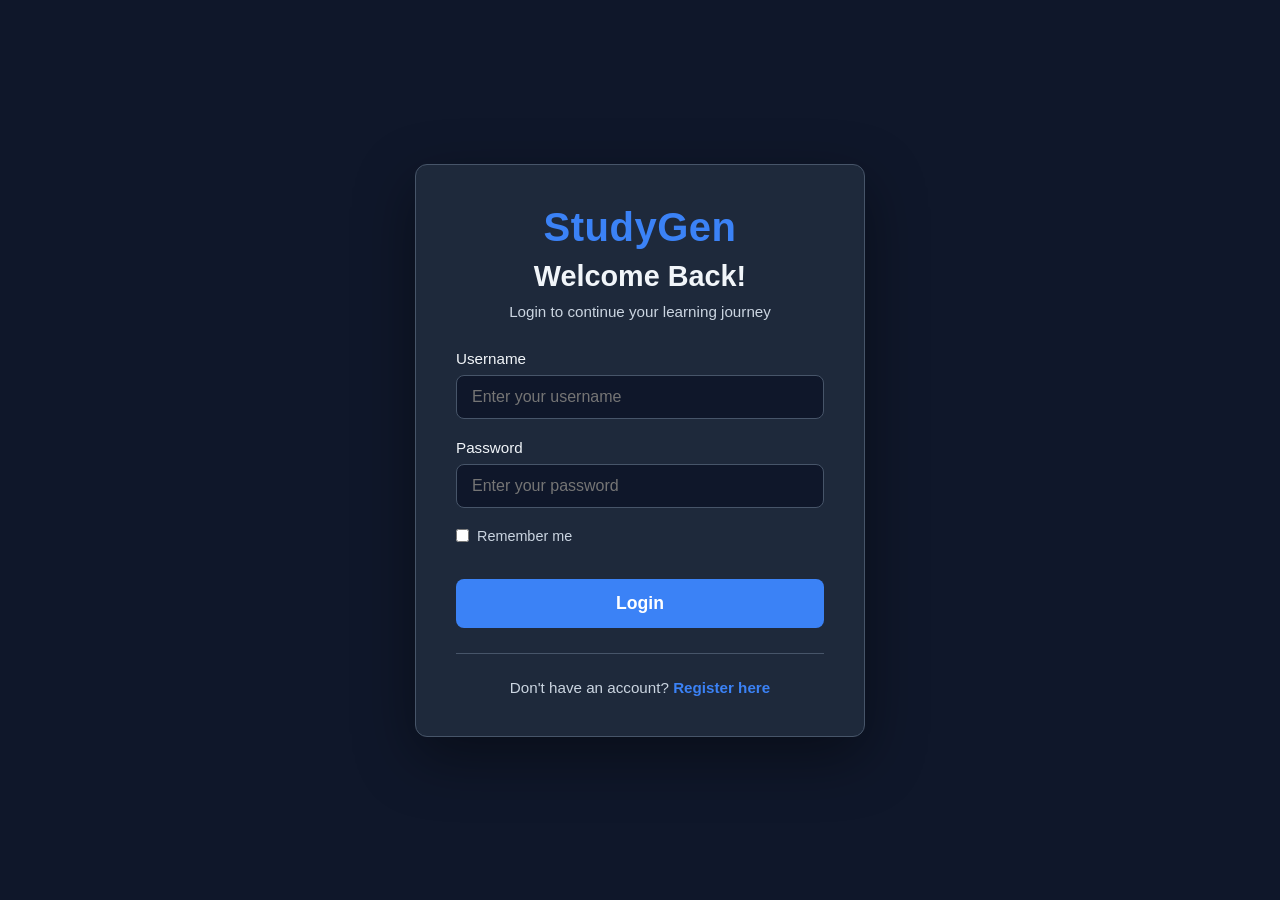
<file: App/index.html>
<!DOCTYPE html>
<html lang="en">
<head>
  <meta charset="UTF-8">
  <meta name="viewport" content="width=device-width, initial-scale=1.0">
  <title>StudyGen - Smart Study Schedule Generator</title>
  <style>
    * { margin: 0; padding: 0; box-sizing: border-box; }
    body {
      font-family: 'Arial', sans-serif;
      background: linear-gradient(135deg, #667eea 0%, #764ba2 100%);
      display: flex;
      justify-content: center;
      align-items: center;
      min-height: 100vh;
    }
  </style>
</head>
<body>
  <div style="color: white; text-align: center;">
    <h1 style="font-size: 3rem; margin-bottom: 20px;">StudyGen</h1>
    <p style="font-size: 1.2rem;">Loading...</p>
  </div>
  <script>
    window.onload = function() {
      const currentUser = localStorage.getItem('currentUser');
      if (currentUser) {
        window.location.href = 'HTML/dashboard.html';
      } else {
        window.location.href = 'HTML/login.html';
      }
    };
  </script>
</body>
</html>
</file>
<file: App/CSS/analytics.css>
/* Color Palette */
:root {
    --bg-primary: #0f172a;         /* Deep navy */
    --bg-secondary: #1e293b;       /* Dark slate */
    --bg-tertiary: #334155;        /* Medium slate */
    --accent-primary: #3b82f6;     /* Professional blue */
    --accent-secondary: #8b5cf6;   /* Complementary purple */
    --success: #10b981;            /* Green */
    --warning: #f59e0b;            /* Amber */
    --danger: #ef4444;             /* Red */
    --text-primary: #f1f5f9;       /* Light text */
    --text-secondary: #cbd5e1;     /* Muted text */
    --border-color: #475569;       /* Subtle border */
}

/* Analytics Page */
body {
  font-family: -apple-system, BlinkMacSystemFont, 'Segoe UI', 'Roboto', 'Oxygen', 'Ubuntu', 'Cantarell', sans-serif;
  background-color: var(--bg-primary);
  color: var(--text-primary);
  display: flex;
  height: 100vh;
  overflow: hidden;
}

.container {
  display: flex;
  width: 100%;
  height: 100%;
}

.sidebar {
  width: 280px;
  background-color: var(--bg-secondary);
  border-right: 1px solid var(--border-color);
  display: flex;
  flex-direction: column;
  overflow-y: auto;
  transition: all 0.3s cubic-bezier(0.4, 0, 0.2, 1);
  box-shadow: 2px 0 10px rgba(0, 0, 0, 0.2);
}

.sidebar .logo {
  font-size: 1.75rem;
  font-weight: 700;
  color: var(--accent-primary);
  padding: 24px 16px;
  text-align: center;
  border-bottom: 1px solid var(--border-color);
  letter-spacing: 0.5px;
}

.sidebar .menu {
  list-style: none;
  flex: 1;
  padding: 12px 8px;
}

.sidebar .menu li {
  margin: 4px 0;
}

.sidebar .menu a {
  display: flex;
  align-items: center;
  padding: 12px 16px;
  color: var(--text-secondary);
  text-decoration: none;
  border-radius: 8px;
  transition: all 0.2s ease;
  font-weight: 500;
  font-size: 0.95rem;
}

.sidebar .menu a:hover {
  background-color: var(--bg-tertiary);
  color: var(--accent-primary);
}

.sidebar .menu a.active {
  background-color: var(--accent-primary);
  color: white;
  font-weight: 600;
}

.analytics {
  flex: 1;
  display: flex;
  flex-direction: column;
  padding: 30px;
  overflow-y: auto;
  background-color: var(--bg-primary);
}

.analytics-header {
  margin-bottom: 30px;
}

.analytics-header h2 {
  font-size: 2.2rem;
  color: var(--accent-primary);
  margin-bottom: 8px;
  font-weight: 600;
}

.analytics-header p {
  color: var(--text-secondary);
  font-size: 1rem;
}

/* Stats Section */
.stats-section {
  background-color: var(--bg-secondary);
  padding: 25px;
  border-radius: 12px;
  margin-bottom: 25px;
  box-shadow: 0 4px 12px rgba(0, 0, 0, 0.2);
  border: 1px solid var(--border-color);
}

.stats-section h3 {
  color: var(--accent-primary);
  margin-bottom: 20px;
  font-size: 1.3rem;
  font-weight: 600;
}

.stats-container {
  display: grid;
  grid-template-columns: repeat(auto-fit, minmax(150px, 1fr));
  gap: 15px;
}

.stat-card {
  background-color: var(--bg-tertiary);
  padding: 20px;
  border-radius: 10px;
  border: 1px solid var(--border-color);
  text-align: center;
  transition: all 0.3s ease;
}

.stat-card:hover {
  border-color: var(--accent-primary);
  transform: translateY(-5px);
  box-shadow: 0 12px 24px rgba(59, 130, 246, 0.15);
}

.stat-card h4 {
  color: var(--text-secondary);
  font-size: 0.9rem;
  margin-bottom: 10px;
  text-transform: uppercase;
  letter-spacing: 1px;
}

.stat-number {
  color: var(--accent-primary);
  font-size: 2.5rem;
  font-weight: bold;
  margin: 0;
}

/* Chart Section */
.chart-section {
  background-color: var(--bg-secondary);
  padding: 25px;
  border-radius: 12px;
  margin-bottom: 25px;
  box-shadow: 0 4px 12px rgba(0, 0, 0, 0.2);
  border: 1px solid var(--border-color);
}

.chart-section h3 {
  color: var(--accent-primary);
  margin-bottom: 20px;
  font-size: 1.3rem;
  font-weight: 600;
}

.chart-wrapper {
  display: flex;
  align-items: center;
  gap: 30px;
  flex-wrap: wrap;
}

canvas {
  border-radius: 8px;
  background-color: var(--bg-tertiary);
  padding: 10px;
}

#progress-chart {
  width: 300px;
  height: 300px;
}

#time-chart {
  width: 100%;
  max-width: 500px;
  height: 300px;
}

.legend {
  display: flex;
  flex-direction: column;
  gap: 15px;
  min-width: 150px;
}

.legend-item {
  display: flex;
  align-items: center;
  gap: 10px;
  color: var(--text-primary);
  font-size: 0.95rem;
}

.legend-color {
  width: 20px;
  height: 20px;
  border-radius: 3px;
}

/* Breakdown Section */
.breakdown-section {
  background-color: var(--bg-secondary);
  padding: 25px;
  border-radius: 12px;
  box-shadow: 0 4px 12px rgba(0, 0, 0, 0.2);
  border: 1px solid var(--border-color);
}

.breakdown-section h3 {
  color: var(--accent-primary);
  margin-bottom: 20px;
  font-size: 1.3rem;
  font-weight: 600;
}

.breakdown-container {
  display: grid;
  gap: 15px;
}

.breakdown-row {
  display: grid;
  grid-template-columns: 100px 1fr 50px;
  gap: 15px;
  align-items: center;
  padding: 15px;
  background-color: var(--bg-tertiary);
  border-radius: 8px;
}

.breakdown-row > span:first-child {
  color: var(--accent-primary);
  font-weight: 500;
}

.breakdown-bar {
  background-color: var(--bg-secondary);
  height: 30px;
  border-radius: 6px;
  overflow: hidden;
}

.breakdown-progress {
  background: linear-gradient(90deg, var(--success) 0%, var(--accent-primary) 100%);
  height: 100%;
  display: flex;
  align-items: center;
  justify-content: center;
  color: white;
  font-weight: bold;
  font-size: 0.8rem;
  transition: width 0.5s ease;
}

.breakdown-row > span:last-child {
  color: var(--text-secondary);
  text-align: right;
  font-weight: 500;
}

.menu-toggle {
  display: none;
  background: none;
  border: none;
  color: #ff79c6;
  font-size: 1.5rem;
  cursor: pointer;
  padding: 10px;
  z-index: 1000;
}

@media (max-width: 768px) {
  .container {
    flex-direction: column;
  }

  .sidebar {
    width: 100%;
    height: auto;
    max-height: 0;
    overflow: hidden;
    position: absolute;
    top: 50px;
    left: 0;
    right: 0;
    z-index: 999;
    transition: max-height 0.3s ease;
  }

  .sidebar.active {
    max-height: 400px;
    box-shadow: 0 4px 8px rgba(0, 0, 0, 0.3);
  }

  .menu-toggle {
    display: block;
  }

  .analytics {
    padding: 15px;
    flex: 1;
  }

  .analytics-header h2 {
    font-size: 1.8rem;
  }

  .chart-wrapper {
    flex-direction: column;
    gap: 15px;
  }

  #progress-chart {
    width: 100%;
    max-width: 250px;
    height: 250px;
  }

  #time-chart {
    max-width: 100%;
    height: 250px;
  }

  .stats-container {
    grid-template-columns: repeat(2, 1fr);
  }

  .breakdown-row {
    grid-template-columns: 80px 1fr 40px;
    padding: 10px;
  }
}

@media (max-width: 480px) {
  .stats-container {
    grid-template-columns: 1fr;
  }

  .breakdown-row {
    grid-template-columns: 1fr;
    gap: 8px;
  }

  .breakdown-row > span {
    text-align: left;
  }
}
</file>
<file: App/CSS/style.css>
/* ===================================
   STUDYGEN - PROFESSIONAL DARK THEME
   =================================== */

/* Color Palette */
:root {
    --bg-primary: #0f172a;         /* Deep navy */
    --bg-secondary: #1e293b;       /* Dark slate */
    --bg-tertiary: #334155;        /* Medium slate */
    --accent-primary: #3b82f6;     /* Professional blue */
    --accent-secondary: #8b5cf6;   /* Complementary purple */
    --success: #10b981;            /* Green */
    --warning: #f59e0b;            /* Amber */
    --danger: #ef4444;             /* Red */
    --text-primary: #f1f5f9;       /* Light text */
    --text-secondary: #cbd5e1;     /* Muted text */
    --border-color: #475569;       /* Subtle border */
}

/* ===================================
   GLOBAL STYLES
   =================================== */

* {
    margin: 0;
    padding: 0;
    box-sizing: border-box;
}

html {
    scroll-behavior: smooth;
}

body {
    font-family: -apple-system, BlinkMacSystemFont, 'Segoe UI', 'Roboto', 'Oxygen', 'Ubuntu', 'Cantarell', sans-serif;
    background-color: var(--bg-primary);
    color: var(--text-primary);
    display: flex;
    height: 100vh;
    overflow: hidden;
    line-height: 1.6;
}

/* ===================================
   CONTAINER & LAYOUT
   =================================== */

.container {
    display: flex;
    width: 100%;
    height: 100%;
}

/* ===================================
   SIDEBAR
   =================================== */

.sidebar {
    width: 280px;
    background-color: var(--bg-secondary);
    border-right: 1px solid var(--border-color);
    display: flex;
    flex-direction: column;
    overflow-y: auto;
    transition: all 0.3s cubic-bezier(0.4, 0, 0.2, 1);
    box-shadow: 2px 0 10px rgba(0, 0, 0, 0.2);
}

/* Logo */
.sidebar .logo {
    font-size: 1.75rem;
    font-weight: 700;
    color: var(--accent-primary);
    padding: 24px 16px;
    text-align: center;
    border-bottom: 1px solid var(--border-color);
    letter-spacing: 0.5px;
}

/* Menu */
.sidebar .menu {
    list-style: none;
    flex: 1;
    padding: 12px 8px;
}

.sidebar .menu li {
    margin: 4px 0;
}

.sidebar .menu a {
    display: flex;
    align-items: center;
    padding: 12px 16px;
    color: var(--text-secondary);
    text-decoration: none;
    border-radius: 8px;
    transition: all 0.2s ease;
    font-weight: 500;
    font-size: 0.95rem;
    position: relative;
}

.sidebar .menu a:hover {
    background-color: rgba(59, 130, 246, 0.1);
    color: var(--text-primary);
    transform: translateX(4px);
}

.sidebar .menu a.active {
    background: linear-gradient(135deg, var(--accent-primary), var(--accent-secondary));
    color: white;
    box-shadow: 0 4px 12px rgba(59, 130, 246, 0.3);
}

/* ===================================
   DASHBOARD MAIN
   =================================== */

.dashboard {
    flex: 1;
    display: flex;
    flex-direction: column;
    padding: 30px;
    overflow-y: auto;
    background-color: var(--bg-primary);
}

/* Dashboard Header */
.dashboard-header {
    padding-top: 10px;   /* restores breathing room removed by the global * reset */
    margin-bottom: 30px;
}

.dashboard-header h2 {
    font-size: 2.2rem;
    color: var(--accent-primary);
    margin-bottom: 8px;
    font-weight: 600;
}

.dashboard-header p {
    color: var(--text-secondary);
    font-size: 1rem;
}

/* ===================================
   SECTIONS & CARDS
   =================================== */

.dashboard section {
    background-color: var(--bg-secondary);
    margin-bottom: 25px;
    padding: 25px;
    border-radius: 12px;
    border: 1px solid var(--border-color);
    box-shadow: 0 4px 12px rgba(0, 0, 0, 0.2);
    transition: all 0.3s ease;
}

.dashboard section:hover {
    border-color: rgba(59, 130, 246, 0.2);
    box-shadow: 0 8px 24px rgba(59, 130, 246, 0.1);
}

.dashboard section h3 {
    color: var(--accent-primary);
    font-size: 1.3rem;
    margin-bottom: 20px;
    font-weight: 600;
}

/* ===================================
   SECTION HEADER (for Sort Controls)
   =================================== */

.section-header {
    display: flex;
    justify-content: space-between;
    align-items: center;
    gap: 16px;
    flex-wrap: wrap;
    margin-bottom: 20px;
}

.section-header h3 {
    margin: 0;
    flex: 1;
    min-width: 150px;
}

/* ===================================
   DROPDOWN & SELECT
   =================================== */

.sort-select {
    padding: 8px 12px;
    background-color: var(--bg-tertiary);
    border: 1.5px solid var(--border-color);
    border-radius: 6px;
    color: var(--text-primary);
    font-size: 0.9rem;
    cursor: pointer;
    transition: all 0.2s ease;
    font-family: inherit;
    font-weight: 500;
}

.sort-select:hover {
    border-color: var(--accent-primary);
    background-color: rgba(59, 130, 246, 0.05);
}

.sort-select:focus {
    outline: none;
    border-color: var(--accent-primary);
    box-shadow: 0 0 0 3px rgba(59, 130, 246, 0.1);
}

.sort-select option {
    background-color: var(--bg-secondary);
    color: var(--text-primary);
    padding: 8px;
}

/* ===================================
   TASKS LIST
   =================================== */

.dashboard-tasks,
.tasks ul {
    list-style: none;
}

.task-item,
.task-item-dashboard,
.tasks ul li {
    background-color: var(--bg-tertiary);
    padding: 14px;
    margin-bottom: 10px;
    border-radius: 8px;
    border-left: 3px solid var(--accent-primary);
    transition: all 0.2s ease;
    cursor: pointer;
}

.task-item:hover,
.task-item-dashboard:hover,
.tasks ul li:hover {
    background-color: rgba(59, 130, 246, 0.1);
    border-left-color: var(--accent-secondary);
    transform: translateX(4px);
}

.task-item.completed,
.task-item-dashboard.completed {
    opacity: 0.6;
    border-left-color: var(--success);
}

.task-item.completed .task-title,
.task-item-dashboard.completed .task-title {
    text-decoration: line-through;
    color: var(--text-secondary);
}

/* Task Layout */
.task-item-dashboard {
    display: flex;
    align-items: center;
    gap: 12px;
}

.task-item-dashboard input[type="checkbox"] {
    width: 18px;
    height: 18px;
    cursor: pointer;
    accent-color: var(--accent-primary);
}

.task-item-dashboard .task-title {
    flex: 1;
    font-weight: 500;
    color: var(--text-primary);
}

.task-header {
    display: flex;
    justify-content: space-between;
    align-items: center;
    margin-bottom: 8px;
    gap: 12px;
    flex-wrap: wrap;
}

.task-subject {
    color: var(--text-secondary);
    font-size: 0.85rem;
    background-color: rgba(139, 92, 246, 0.1);
    padding: 2px 8px;
    border-radius: 4px;
    display: inline-block;
}

.task-date {
    color: var(--accent-secondary);
    font-size: 0.85rem;
    font-weight: 500;
}

/* Priority Badges */
.task-priority {
    padding: 3px 8px;
    border-radius: 4px;
    font-size: 0.75rem;
    font-weight: 600;
    text-transform: uppercase;
    letter-spacing: 0.5px;
}

.priority-high {
    background-color: rgba(239, 68, 68, 0.15);
    color: #fca5a5;
}

.priority-medium {
    background-color: rgba(245, 158, 11, 0.15);
    color: #fcd34d;
}

.priority-low {
    background-color: rgba(16, 185, 129, 0.15);
    color: #6ee7b7;
}

.task-status {
    font-size: 0.75rem;
    padding: 4px 10px;
    background-color: var(--success);
    color: white;
    border-radius: 4px;
    font-weight: 600;
    text-transform: uppercase;
    letter-spacing: 0.5px;
}

/* ===================================
   PROGRESS BARS
   =================================== */

.progress-bar-container {
    background-color: var(--bg-tertiary);
    height: 28px;
    border-radius: 8px;
    overflow: hidden;
    margin: 12px 0;
    border: 1px solid var(--border-color);
}

.progress-bar {
    background: linear-gradient(90deg, var(--accent-primary) 0%, var(--accent-secondary) 100%);
    height: 100%;
    display: flex;
    align-items: center;
    justify-content: center;
    color: white;
    font-weight: 600;
    font-size: 0.85rem;
    transition: width 0.4s cubic-bezier(0.4, 0, 0.2, 1);
    min-width: 40px;
    box-shadow: inset 0 2px 4px rgba(0, 0, 0, 0.1);
}

.progress-text {
    color: var(--text-secondary);
    font-size: 0.9rem;
    margin-top: 8px;
}

/* ===================================
   SUBJECT PROGRESS
   =================================== */

.subject-progress {
    background-color: var(--bg-secondary);
    margin-bottom: 25px;
    padding: 25px;
    border-radius: 12px;
    border: 1px solid var(--border-color);
    box-shadow: 0 4px 12px rgba(0, 0, 0, 0.2);
}

.subject-progress h3 {
    color: var(--accent-primary);
    font-size: 1.3rem;
    margin-bottom: 20px;
    font-weight: 600;
}

.subject-progress-item {
    background-color: var(--bg-tertiary);
    padding: 14px;
    border-radius: 8px;
    margin-bottom: 12px;
    border: 1px solid var(--border-color);
    transition: all 0.2s ease;
}

.subject-progress-item:hover {
    background-color: rgba(59, 130, 246, 0.05);
    border-color: var(--accent-primary);
}

.subject-header {
    display: flex;
    justify-content: space-between;
    align-items: center;
    margin-bottom: 12px;
    gap: 12px;
}

.subject-header strong {
    font-weight: 600;
    color: var(--accent-primary);
    font-size: 0.95rem;
}

.subject-stat {
    font-size: 0.8rem;
    color: var(--accent-secondary);
    background-color: rgba(139, 92, 246, 0.1);
    padding: 4px 8px;
    border-radius: 4px;
    font-weight: 600;
}

/* ===================================
   CALENDAR
   =================================== */

.calendar iframe {
    width: 100%;
    height: 350px;
    border-radius: 8px;
    border: 1px solid var(--border-color) !important;
}

/* ===================================
   BUTTONS
   =================================== */

.btn-link {
    display: inline-flex;
    align-items: center;
    gap: 6px;
    margin-top: 16px;
    padding: 10px 18px;
    background: linear-gradient(135deg, var(--accent-primary), var(--accent-secondary));
    color: white;
    text-decoration: none;
    border-radius: 6px;
    font-weight: 600;
    font-size: 0.9rem;
    transition: all 0.2s ease;
    box-shadow: 0 4px 12px rgba(59, 130, 246, 0.3);
    cursor: pointer;
    border: none;
}

.btn-link:hover {
    transform: translateY(-2px);
    box-shadow: 0 6px 16px rgba(59, 130, 246, 0.4);
}

.btn-link:active {
    transform: translateY(0);
}

/* ===================================
   EMPTY STATES
   =================================== */

.no-tasks,
.loading {
    text-align: center;
    color: var(--text-secondary);
    padding: 32px 16px;
    font-size: 0.95rem;
}

.no-tasks a {
    color: var(--accent-primary);
    text-decoration: none;
    font-weight: 600;
    transition: all 0.2s ease;
}

.no-tasks a:hover {
    text-decoration: underline;
    color: var(--accent-secondary);
}

/* ===================================
   NOTIFICATIONS
   =================================== */

.notification {
    position: fixed;
    top: 24px;
    right: 24px;
    padding: 14px 20px;
    border-radius: 8px;
    color: white;
    font-weight: 600;
    font-size: 0.9rem;
    box-shadow: 0 8px 24px rgba(0, 0, 0, 0.3);
    z-index: 10000;
    opacity: 0;
    transform: translateX(400px);
    transition: all 0.3s cubic-bezier(0.4, 0, 0.2, 1);
}

.notification.show {
    opacity: 1;
    transform: translateX(0);
}

.notification-success {
    background: linear-gradient(135deg, var(--success) 0%, #059669 100%);
}

.notification-error {
    background: linear-gradient(135deg, var(--danger) 0%, #dc2626 100%);
}

.notification-info {
    background: linear-gradient(135deg, var(--accent-primary) 0%, var(--accent-secondary) 100%);
}

/* ===================================
   MENU TOGGLE (Mobile)
   =================================== */

.menu-toggle {
    display: none;
    position: fixed;
    top: 16px;
    left: 16px;
    z-index: 1001;
    background: linear-gradient(135deg, var(--accent-primary), var(--accent-secondary));
    border: none;
    padding: 10px 14px;
    border-radius: 6px;
    cursor: pointer;
    font-size: 1.2rem;
    color: white;
    box-shadow: 0 4px 12px rgba(59, 130, 246, 0.3);
    transition: all 0.2s ease;
}

.menu-toggle:hover {
    transform: scale(1.05);
    box-shadow: 0 6px 16px rgba(59, 130, 246, 0.4);
}

/* ===================================
   SCROLLBAR CUSTOMIZATION
   =================================== */

::-webkit-scrollbar {
    width: 8px;
}

::-webkit-scrollbar-track {
    background-color: var(--bg-primary);
}

::-webkit-scrollbar-thumb {
    background-color: var(--border-color);
    border-radius: 4px;
}

::-webkit-scrollbar-thumb:hover {
    background-color: var(--accent-primary);
}

/* ===================================
   RESPONSIVE DESIGN
   =================================== */

@media (max-width: 1024px) {
    .sidebar {
        width: 240px;
    }

    .dashboard section,
    .subject-progress {
        margin-bottom: 20px;
        padding: 20px;
    }

    .dashboard-header h2 {
        font-size: 1.75rem;
    }
}

@media (max-width: 768px) {
    .sidebar {
        position: fixed;
        left: -100%;
        top: 0;
        width: 75%;
        height: 100%;
        z-index: 1000;
        transition: left 0.3s ease;
        box-shadow: 2px 0 20px rgba(0, 0, 0, 0.3);
    }

    .sidebar.active {
        left: 0;
    }

    .menu-toggle {
        display: block;
    }

    .dashboard {
        /* padding-top accounts for the fixed menu-toggle button */
        padding: 60px 20px 20px;
        flex: 1;
    }

    .dashboard-header {
        padding-top: 0; /* reset the desktop offset — toggle button already adds visual gap */
    }

    .dashboard-header h2 {
        font-size: 1.75rem;
    }

    .dashboard section,
    .subject-progress {
        margin-bottom: 16px;
        padding: 16px;
    }

    .section-header {
        flex-direction: column;
        align-items: stretch;
    }

    .sort-select {
        width: 100%;
    }

    .calendar iframe {
        height: 280px;
    }
}

@media (max-width: 480px) {
    .sidebar {
        width: 85%;
    }

    .dashboard {
        padding: 50px 15px 15px;
    }

    .dashboard-header {
        padding-top: 0;
    }

    .dashboard-header h2 {
        font-size: 1.3rem;
    }

    .dashboard-header p {
        font-size: 0.85rem;
    }

    .dashboard section,
    .subject-progress {
        margin-bottom: 12px;
        padding: 12px;
        border-radius: 10px;
    }

    .dashboard section h3,
    .subject-progress h3 {
        font-size: 1.1rem;
        margin-bottom: 12px;
    }

    .task-item,
    .task-item-dashboard,
    .tasks ul li {
        padding: 10px;
        font-size: 0.9rem;
    }

    .subject-progress-item {
        padding: 10px;
        margin-bottom: 8px;
    }

    .subject-header {
        flex-direction: column;
        align-items: flex-start;
        gap: 6px;
    }

    .sort-select {
        font-size: 0.85rem;
    }

    .calendar iframe {
        height: 250px;
    }

    .btn-link {
        width: 100%;
        justify-content: center;
        padding: 12px;
    }

    .notification {
        top: 12px;
        right: 12px;
        left: 12px;
        padding: 12px;
        font-size: 0.85rem;
    }
}

@media (max-width: 360px) {
    .dashboard-header h2 {
        font-size: 1.1rem;
    }

    .dashboard section h3,
    .subject-progress h3 {
        font-size: 1rem;
    }

    .task-header {
        flex-direction: column;
        align-items: flex-start;
    }

    .subject-header strong {
        font-size: 0.9rem;
    }
}
</file>
<file: App/CSS/login.css>
/* Color Palette */
:root {
    --bg-primary: #0f172a;         /* Deep navy */
    --bg-secondary: #1e293b;       /* Dark slate */
    --bg-tertiary: #334155;        /* Medium slate */
    --accent-primary: #3b82f6;     /* Professional blue */
    --accent-secondary: #8b5cf6;   /* Complementary purple */
    --success: #10b981;            /* Green */
    --warning: #f59e0b;            /* Amber */
    --danger: #ef4444;             /* Red */
    --text-primary: #f1f5f9;       /* Light text */
    --text-secondary: #cbd5e1;     /* Muted text */
    --border-color: #475569;       /* Subtle border */
}

/* General Reset */
* {
  margin: 0;
  padding: 0;
  box-sizing: border-box;
}

body {
  font-family: -apple-system, BlinkMacSystemFont, 'Segoe UI', 'Roboto', 'Oxygen', 'Ubuntu', 'Cantarell', sans-serif;
  background-color: var(--bg-primary);
  color: var(--text-primary);
  display: flex;
  justify-content: center;
  align-items: center;
  min-height: 100vh;
  padding: 20px;
}

/* Login Container */
.login-container {
  width: 100%;
  max-width: 450px;
  animation: fadeIn 0.5s ease-in;
}

@keyframes fadeIn {
  from {
    opacity: 0;
    transform: translateY(-20px);
  }
  to {
    opacity: 1;
    transform: translateY(0);
  }
}

@keyframes slideUp {
  from {
    opacity: 0;
    transform: translateY(10px);
  }
  to {
    opacity: 1;
    transform: translateY(0);
  }
}

@keyframes pulse {
  0%, 100% {
    box-shadow: 0 0 0 0 rgba(59, 130, 246, 0.7);
  }
  50% {
    box-shadow: 0 0 0 6px rgba(59, 130, 246, 0);
  }
}

/* Login Box */
.login-box {
  background: var(--bg-secondary);
  padding: 40px;
  border-radius: 12px;
  box-shadow: 0 20px 60px rgba(0, 0, 0, 0.4);
  text-align: center;
  border: 1px solid var(--border-color);
}

.logo {
  color: var(--accent-primary);
  font-size: 2.5rem;
  margin-bottom: 10px;
  font-weight: bold;
  letter-spacing: 0.5px;
}

.login-box h2 {
  color: var(--text-primary);
  margin-bottom: 10px;
  font-size: 1.8rem;
  font-weight: 600;
}

.subtitle {
  color: var(--text-secondary);
  margin-bottom: 30px;
  font-size: 0.95rem;
}

/* Form Styles */
.form-group {
  margin-bottom: 20px;
  text-align: left;
}

.form-group label {
  display: block;
  margin-bottom: 8px;
  color: var(--text-primary);
  font-weight: 500;
  font-size: 0.95rem;
}

.form-group input[type="text"],
.form-group input[type="password"],
.form-group input[type="email"] {
  width: 100%;
  padding: 12px 15px;
  border: 1px solid var(--border-color);
  border-radius: 8px;
  font-size: 1rem;
  transition: all 0.3s ease;
  background: var(--bg-primary);
  color: var(--text-primary);
}

.form-group input:focus {
  outline: none;
  border-color: var(--accent-primary);
  background: var(--bg-tertiary);
  box-shadow: 0 0 0 3px rgba(59, 130, 246, 0.1);
}

/* Checkbox Group */
.checkbox-group {
  display: flex;
  align-items: center;
  margin-bottom: 25px;
}

.checkbox-group input[type="checkbox"] {
  width: auto;
  margin-right: 8px;
  cursor: pointer;
  accent-color: var(--accent-primary);
}

.checkbox-group label {
  margin: 0;
  cursor: pointer;
  font-size: 0.9rem;
  color: var(--text-secondary);
}

/* Button Styles */
.btn-login,
.btn-register {
  width: 100%;
  padding: 14px;
  background: var(--accent-primary);
  color: white;
  border: none;
  border-radius: 8px;
  font-size: 1.1rem;
  font-weight: bold;
  cursor: pointer;
  transition: all 0.3s cubic-bezier(0.4, 0, 0.2, 1);
  margin-top: 10px;
}

.btn-login:hover,
.btn-register:hover {
  background: #2563eb;
  transform: translateY(-2px);
  box-shadow: 0 10px 20px rgba(59, 130, 246, 0.3);
}

.btn-login:active,
.btn-register:active {
  transform: translateY(0);
}

/* Error Message */
.error-message {
  background: rgba(239, 68, 68, 0.1);
  color: #fca5a5;
  padding: 12px 15px;
  border-radius: 8px;
  margin-top: 15px;
  font-size: 0.9rem;
  border-left: 4px solid var(--danger);
}

.success-message {
  background: rgba(16, 185, 129, 0.1);
  color: #86efac;
  padding: 12px 15px;
  border-radius: 8px;
  margin-top: 15px;
  font-size: 0.9rem;
  border-left: 4px solid var(--success);
}

/* Register Link */
.register-link {
  margin-top: 25px;
  padding-top: 25px;
  border-top: 1px solid var(--border-color);
}

.register-link p {
  color: var(--text-secondary);
  font-size: 0.95rem;
}

.register-link a {
  color: var(--accent-primary);
  text-decoration: none;
  font-weight: 600;
  transition: color 0.3s ease;
}

.register-link a:hover {
  color: #60a5fa;
}

.register-link a:hover {
  color: #764ba2;
  text-decoration: underline;
}

/* Modal Styles */
.modal {
  position: fixed;
  z-index: 1000;
  left: 0;
  top: 0;
  width: 100%;
  height: 100%;
  background-color: rgba(0, 0, 0, 0.6);
  display: flex;
  justify-content: center;
  align-items: center;
  animation: fadeIn 0.3s ease;
}

.modal-content {
  background: var(--bg-secondary);
  color: var(--text-primary);
  padding: 40px;
  border-radius: 15px;
  box-shadow: 0 10px 40px rgba(0, 0, 0, 0.3);
  width: 90%;
  max-width: 450px;
  position: relative;
  animation: slideUp 0.3s ease;
  border: 1px solid var(--border-color);
}

@keyframes slideUp {
  from {
    opacity: 0;
    transform: translateY(50px);
  }
  to {
    opacity: 1;
    transform: translateY(0);
  }
}

.modal-content h2 {
  color: var(--accent-primary);
  margin-bottom: 25px;
  text-align: center;
}

.close {
  position: absolute;
  right: 20px;
  top: 15px;
  font-size: 2rem;
  font-weight: bold;
  color: #999;
  cursor: pointer;
  transition: color 0.3s ease;
}

.close:hover {
  color: var(--accent-primary);
}

/* Responsive Design */
@media (max-width: 768px) {
  .login-box,
  .modal-content {
    padding: 30px 20px;
  }
  
  .logo {
    font-size: 2rem;
  }
  
  .login-box h2 {
    font-size: 1.5rem;
  }
}

@media (max-width: 480px) {
  body {
    padding: 10px;
  }
  
  .login-box,
  .modal-content {
    padding: 25px 15px;
  }
  
  .logo {
    font-size: 1.8rem;
  }
  
  .btn-login,
  .btn-register {
    font-size: 1rem;
    padding: 12px;
  }
}
</file>
<file: App/CSS/schedule.css>
/* Color Palette */
:root {
    --bg-primary: #0f172a;         /* Deep navy */
    --bg-secondary: #1e293b;       /* Dark slate */
    --bg-tertiary: #334155;        /* Medium slate */
    --accent-primary: #3b82f6;     /* Professional blue */
    --accent-secondary: #8b5cf6;   /* Complementary purple */
    --success: #10b981;            /* Green */
    --warning: #f59e0b;            /* Amber */
    --danger: #ef4444;             /* Red */
    --text-primary: #f1f5f9;       /* Light text */
    --text-secondary: #cbd5e1;     /* Muted text */
    --border-color: #475569;       /* Subtle border */
}

/* Schedule Task Page */
body {
    font-family: -apple-system, BlinkMacSystemFont, 'Segoe UI', 'Roboto', 'Oxygen', 'Ubuntu', 'Cantarell', sans-serif;
    background-color: var(--bg-primary);
    color: var(--text-primary);
    display: flex;
    height: 100vh;
    overflow: hidden;
}

.container {
    display: flex;
    width: 100%;
    height: 100%;
}

.sidebar {
    width: 280px;
    background-color: var(--bg-secondary);
    border-right: 1px solid var(--border-color);
    display: flex;
    flex-direction: column;
    overflow-y: auto;
    transition: all 0.3s cubic-bezier(0.4, 0, 0.2, 1);
    box-shadow: 2px 0 10px rgba(0, 0, 0, 0.2);
}

.sidebar .logo {
    font-size: 1.75rem;
    font-weight: 700;
    color: var(--accent-primary);
    padding: 24px 16px;
    text-align: center;
    border-bottom: 1px solid var(--border-color);
    letter-spacing: 0.5px;
}

.sidebar .menu {
    list-style: none;
    flex: 1;
    padding: 12px 8px;
}

.sidebar .menu li {
    margin: 4px 0;
}

.sidebar .menu a {
    display: flex;
    align-items: center;
    padding: 12px 16px;
    color: var(--text-secondary);
    text-decoration: none;
    border-radius: 8px;
    transition: all 0.2s ease;
    font-weight: 500;
    font-size: 0.95rem;
}

.sidebar .menu a:hover {
    background-color: var(--bg-tertiary);
    color: var(--accent-primary);
}

.sidebar .menu a.active {
    background-color: var(--accent-primary);
    color: white;
    font-weight: 600;
}

.schedule-task {
    flex: 1;
    display: flex;
    flex-direction: column;
    padding: 30px;
    overflow-y: auto;
    background-color: var(--bg-primary);
}

.dashboard-header {
    margin-bottom: 30px;
}

.dashboard-header h2 {
    font-size: 2.2rem;
    color: var(--accent-primary);
    margin-bottom: 8px;
    font-weight: 600;
}

.dashboard-header p {
    color: var(--text-secondary);
    font-size: 1rem;
}

.task-form {
    background-color: var(--bg-secondary);
    padding: 25px;
    border-radius: 12px;
    margin-bottom: 25px;
    box-shadow: 0 4px 12px rgba(0, 0, 0, 0.2);
    border: 1px solid var(--border-color);
}

.task-form h3 {
    color: var(--accent-primary);
    margin-bottom: 20px;
    font-size: 1.3rem;
    font-weight: 600;
}

#add-task-form {
    display: grid;
    gap: 15px;
}

.form-group {
    display: flex;
    flex-direction: column;
}

.form-group label {
    color: var(--text-primary);
    margin-bottom: 8px;
    font-weight: 500;
    font-size: 0.95rem;
}

.form-group input,
.form-group textarea,
.form-group select {
    padding: 12px;
    background-color: var(--bg-tertiary);
    border: 1px solid var(--border-color);
    border-radius: 8px;
    color: var(--text-primary);
    font-size: 1rem;
    font-family: inherit;
    transition: all 0.3s ease;
}

.form-group input:focus,
.form-group textarea:focus,
.form-group select:focus {
    outline: none;
    border-color: var(--accent-primary);
    background-color: var(--bg-secondary);
    box-shadow: 0 0 0 3px rgba(59, 130, 246, 0.1);
}

.btn-add-task {
    padding: 12px 20px;
    background: var(--accent-primary);
    color: white;
    border: none;
    border-radius: 8px;
    font-size: 1rem;
    font-weight: bold;
    cursor: pointer;
    transition: all 0.3s cubic-bezier(0.4, 0, 0.2, 1);
}

.btn-add-task:hover {
    background: #2563eb;
    transform: translateY(-2px);
    box-shadow: 0 10px 20px rgba(59, 130, 246, 0.3);
}

.task-list {
    background-color: var(--bg-secondary);
    padding: 25px;
    border-radius: 12px;
    box-shadow: 0 4px 12px rgba(0, 0, 0, 0.2);
    border: 1px solid var(--border-color);
}

.task-list h3 {
    color: var(--accent-primary);
    margin-bottom: 20px;
    font-size: 1.3rem;
    font-weight: 600;
}

.task-grid {
    display: grid;
    grid-template-columns: repeat(auto-fill, minmax(280px, 1fr));
    gap: 20px;
}

.task-card {
    background-color: var(--bg-tertiary);
    padding: 20px;
    border-radius: 10px;
    border: 1px solid var(--border-color);
    transition: all 0.3s ease;
    position: relative;
}

.task-card:hover {
    border-color: var(--accent-primary);
    transform: translateY(-5px);
    box-shadow: 0 12px 24px rgba(59, 130, 246, 0.15);
}

.task-card.completed {
    opacity: 0.7;
    border-color: var(--success);
}

.task-card-header {
    display: flex;
    justify-content: space-between;
    align-items: flex-start;
    margin-bottom: 12px;
}

.task-card-header h3 {
    color: var(--text-primary);
    font-size: 1.1rem;
    margin: 0;
    word-break: break-word;
}

.task-priority {
    padding: 4px 10px;
    border-radius: 4px;
    font-size: 0.75rem;
    font-weight: bold;
}

.task-priority.high {
    background-color: var(--danger);
    color: white;
}

.task-priority.medium {
    background-color: var(--warning);
    color: white;
}

.task-priority.low {
    background-color: var(--success);
    color: white;
}

.task-subject {
    color: var(--text-secondary);
    font-size: 0.9rem;
    margin: 8px 0;
}

.task-description {
    color: var(--text-primary);
    font-size: 0.9rem;
    margin: 8px 0;
    max-height: 50px;
    overflow: hidden;
    text-overflow: ellipsis;
}

.task-date {
    color: var(--accent-primary);
    font-size: 0.85rem;
    margin: 8px 0;
}

.task-time {
    color: var(--text-secondary);
    font-size: 0.85rem;
    margin: 8px 0;
}

.task-actions {
    display: flex;
    gap: 8px;
    margin-top: 15px;
    flex-wrap: wrap;
}

.btn-small {
    padding: 6px 12px;
    border: none;
    border-radius: 4px;
    cursor: pointer;
    font-size: 0.85rem;
    transition: all 0.3s ease;
    flex: 1;
    min-width: 70px;
}

.btn-edit {
    background-color: var(--accent-primary);
    color: white;
    font-weight: bold;
}

.btn-edit:hover {
    background-color: #2563eb;
}

.btn-toggle {
    background-color: var(--success);
    color: white;
    font-weight: bold;
}

.btn-toggle:hover {
    background-color: #059669;
}

.btn-delete {
    background-color: var(--danger);
    color: white;
    font-weight: bold;
}

.btn-delete:hover {
    background-color: #dc2626;
}

.menu-toggle {
    display: none;
    background: none;
    border: none;
    color: #ff79c6;
    font-size: 1.5rem;
    cursor: pointer;
    padding: 10px;
    z-index: 1000;
}

.no-tasks {
    text-align: center;
    color: var(--text-secondary);
    padding: 30px;
    grid-column: 1 / -1;
}

@media (max-width: 768px) {
    .container {
        flex-direction: column;
    }

    .sidebar {
        width: 100%;
        height: auto;
        max-height: 0;
        overflow: hidden;
        position: absolute;
        top: 50px;
        left: 0;
        right: 0;
        z-index: 999;
        transition: max-height 0.3s ease;
    }

    .sidebar.active {
        max-height: 400px;
        box-shadow: 0 4px 8px rgba(0, 0, 0, 0.3);
    }

    .menu-toggle {
        display: block;
    }

    .schedule-task {
        padding: 15px;
        flex: 1;
    }

    .task-grid {
        grid-template-columns: 1fr;
    }

    .task-form {
        padding: 15px;
    }

    #add-task-form {
        gap: 10px;
    }

    .dashboard-header h2 {
        font-size: 1.8rem;
    }
}
</file>
<file: App/CSS/studymaterial.css>
/* Color Palette */
:root {
    --bg-primary: #0f172a;         /* Deep navy */
    --bg-secondary: #1e293b;       /* Dark slate */
    --bg-tertiary: #334155;        /* Medium slate */
    --accent-primary: #3b82f6;     /* Professional blue */
    --accent-secondary: #8b5cf6;   /* Complementary purple */
    --success: #10b981;            /* Green */
    --warning: #f59e0b;            /* Amber */
    --danger: #ef4444;             /* Red */
    --text-primary: #f1f5f9;       /* Light text */
    --text-secondary: #cbd5e1;     /* Muted text */
    --border-color: #475569;       /* Subtle border */
}

/* Study Material Page */
body {
    font-family: -apple-system, BlinkMacSystemFont, 'Segoe UI', 'Roboto', 'Oxygen', 'Ubuntu', 'Cantarell', sans-serif;
    background-color: var(--bg-primary);
    color: var(--text-primary);
    display: flex;
    height: 100vh;
    overflow: hidden;
}

.container {
    display: flex;
    width: 100%;
    height: 100%;
}

.sidebar {
    width: 280px;
    background-color: var(--bg-secondary);
    border-right: 1px solid var(--border-color);
    display: flex;
    flex-direction: column;
    overflow-y: auto;
    transition: all 0.3s cubic-bezier(0.4, 0, 0.2, 1);
    box-shadow: 2px 0 10px rgba(0, 0, 0, 0.2);
}

.sidebar .logo {
    font-size: 1.75rem;
    font-weight: 700;
    color: var(--accent-primary);
    padding: 24px 16px;
    text-align: center;
    border-bottom: 1px solid var(--border-color);
    letter-spacing: 0.5px;
}

.sidebar .menu {
    list-style: none;
    flex: 1;
    padding: 12px 8px;
}

.sidebar .menu li {
    margin: 4px 0;
}

.sidebar .menu a {
    display: flex;
    align-items: center;
    padding: 12px 16px;
    color: var(--text-secondary);
    text-decoration: none;
    border-radius: 8px;
    transition: all 0.2s ease;
    font-weight: 500;
    font-size: 0.95rem;
}

.sidebar .menu a:hover {
    background-color: var(--bg-tertiary);
    color: var(--accent-primary);
}

.sidebar .menu a.active {
    background-color: var(--accent-primary);
    color: white;
    font-weight: 600;
}

.dashboard {
    flex: 1;
    display: flex;
    flex-direction: column;
    padding: 30px;
    overflow-y: auto;
    background-color: var(--bg-primary);
}

.dashboard-header {
    margin-bottom: 30px;
}

.dashboard-header h2 {
    font-size: 2.2rem;
    color: var(--accent-primary);
    margin-bottom: 8px;
    font-weight: 600;
}

.dashboard-header p {
    color: var(--text-secondary);
    font-size: 1rem;
}

.upload-section {
    background-color: var(--bg-secondary);
    padding: 25px;
    border-radius: 12px;
    margin-bottom: 25px;
    box-shadow: 0 4px 12px rgba(0, 0, 0, 0.2);
    border: 1px solid var(--border-color);
}

.upload-section h3 {
    color: var(--accent-primary);
    margin-bottom: 20px;
    font-size: 1.3rem;
    font-weight: 600;
}

#add-material-form {
    display: grid;
    gap: 15px;
}

.form-group {
    display: flex;
    flex-direction: column;
}

.form-group label {
    color: var(--text-primary);
    margin-bottom: 8px;
    font-weight: 500;
    font-size: 0.95rem;
}

.form-group input,
.form-group select,
.form-group textarea {
    padding: 12px;
    background-color: var(--bg-tertiary);
    border: 1px solid var(--border-color);
    border-radius: 8px;
    color: var(--text-primary);
    font-size: 1rem;
    font-family: inherit;
    transition: all 0.3s ease;
}

.form-group input:focus,
.form-group select:focus,
.form-group textarea:focus {
    outline: none;
    border-color: var(--accent-primary);
    background-color: var(--bg-secondary);
    box-shadow: 0 0 0 3px rgba(59, 130, 246, 0.1);
}

.btn-add-material {
    padding: 12px 20px;
    background: var(--accent-primary);
    color: white;
    border: none;
    border-radius: 8px;
    font-size: 1rem;
    font-weight: bold;
    cursor: pointer;
    transition: all 0.3s cubic-bezier(0.4, 0, 0.2, 1);
    width: fit-content;
}

.btn-add-material:hover {
    background: #2563eb;
    transform: translateY(-2px);
    box-shadow: 0 10px 20px rgba(59, 130, 246, 0.3);
}

.materials {
    background-color: var(--bg-secondary);
    padding: 25px;
    border-radius: 12px;
    box-shadow: 0 4px 12px rgba(0, 0, 0, 0.2);
    border: 1px solid var(--border-color);
}

.materials h3 {
    color: var(--accent-primary);
    margin-bottom: 20px;
    font-size: 1.3rem;
    font-weight: 600;
}

.material-grid {
    display: grid;
    grid-template-columns: repeat(auto-fill, minmax(300px, 1fr));
    gap: 20px;
}

.material-card {
    background-color: var(--bg-tertiary);
    padding: 20px;
    border-radius: 10px;
    border: 1px solid var(--border-color);
    transition: all 0.3s ease;
    display: flex;
    flex-direction: column;
}

.material-card:hover {
    border-color: var(--accent-primary);
    transform: translateY(-5px);
    box-shadow: 0 12px 24px rgba(59, 130, 246, 0.15);
}

.material-videos {
    margin-top: 10px;
}

.material-videos ul {
    margin: 6px 0 0 18px;
}

.video-field {
    display: flex;
    gap: 8px;
    margin-top: 8px;
    align-items: center;
}

.video-field .video-url {
    flex: 1 1 50%;
    padding: 8px;
    border-radius: 6px;
    border: 1px solid var(--border-color);
    background: var(--bg-primary);
    color: var(--text-primary);
}

.video-field .video-title {
    flex: 1 1 40%;
    padding: 8px;
    border-radius: 6px;
    border: 1px solid var(--border-color);
    background: var(--bg-primary);
    color: var(--text-primary);
}

/* Material detail modal styles reuse .modal/.modal-content; tweak inner layout */
#material-detail-modal .modal-content {
    max-width: 640px;
}

#material-detail-modal #detail-videos button {
    display: inline-block;
    margin-right: 8px;
}

#material-detail-modal #detail-desc {
    margin-top: 8px;
}

.material-header {
    display: flex;
    justify-content: space-between;
    align-items: flex-start;
    margin-bottom: 15px;
}

.material-header h3 {
    color: var(--text-primary);
    font-size: 1.1rem;
    margin: 0;
    word-break: break-word;
    flex: 1;
}

.material-progress {
    background-color: var(--accent-primary);
    color: white;
    padding: 4px 12px;
    border-radius: 4px;
    font-weight: bold;
    font-size: 0.85rem;
    white-space: nowrap;
    margin-left: 10px;
}

.material-link {
    display: inline-block;
    color: var(--text-primary);
    text-decoration: none;
    padding: 10px;
    background-color: var(--bg-secondary);
    border-radius: 6px;
    margin-bottom: 15px;
    transition: all 0.3s ease;
    font-weight: 500;
    border: 1px solid var(--border-color);
}

.material-link:hover {
    background-color: var(--accent-primary);
    color: white;
    border-color: var(--accent-primary);
}

.material-actions {
    display: flex;
    gap: 8px;
    margin-top: auto;
}

.btn-small {
    padding: 8px 12px;
    border: none;
    border-radius: 4px;
    cursor: pointer;
    font-size: 0.85rem;
    transition: all 0.3s ease;
    flex: 1;
    font-weight: 500;
}

.btn-small {
    background-color: #8be9fd;
    color: #282a36;
}

.btn-small:hover {
    background-color: #50fa7b;
}

.btn-edit {
    background-color: var(--accent-primary);
    color: white;
}

.btn-edit:hover {
    background-color: #2563eb;
}

.btn-delete {
    background-color: var(--danger);
    color: white;
}

.btn-delete:hover {
    background-color: #dc2626;
}

.menu-toggle {
    display: none;
    background: none;
    border: none;
    color: #ff79c6;
    font-size: 1.5rem;
    cursor: pointer;
    padding: 10px;
    z-index: 1000;
}

.no-materials {
    text-align: center;
    color: var(--text-secondary);
    padding: 40px;
    grid-column: 1 / -1;
}

@media (max-width: 768px) {
    .container {
        flex-direction: column;
    }

    .sidebar {
        width: 100%;
        height: auto;
        max-height: 0;
        overflow: hidden;
        position: absolute;
        top: 50px;
        left: 0;
        right: 0;
        z-index: 999;
        transition: max-height 0.3s ease;
    }

    .sidebar.active {
        max-height: 400px;
        box-shadow: 0 4px 8px rgba(0, 0, 0, 0.3);
    }

    .menu-toggle {
        display: block;
    }

    .dashboard {
        padding: 15px;
        flex: 1;
    }

    .material-grid {
        grid-template-columns: 1fr;
    }

    .dashboard-header h2 {
        font-size: 1.8rem;
    }
}

/* Progress modal (dark themed) */
.progress-modal.modal {
    position: fixed;
    z-index: 1100;
    left: 0;
    top: 0;
    width: 100%;
    height: 100%;
    background-color: rgba(0,0,0,0.6);
    display: flex;
    justify-content: center;
    align-items: center;
}

.progress-modal .modal-content {
    background: var(--bg-secondary);
    color: var(--text-primary);
    padding: 24px;
    border-radius: 12px;
    width: 95%;
    max-width: 420px;
    border: 1px solid var(--border-color);
    box-shadow: 0 8px 32px rgba(0,0,0,0.5);
}

.progress-modal .modal-content h3 {
    margin: 0 0 12px 0;
    color: var(--accent-primary);
}

.progress-modal .close {
    position: absolute;
    right: 18px;
    top: 12px;
    font-size: 1.6rem;
    color: var(--text-secondary);
    cursor: pointer;
}

.progress-modal .form-group input[type="number"] {
    width: 100%;
    padding: 10px;
    border-radius: 6px;
    border: 1px solid var(--border-color);
    background: var(--bg-primary);
    color: var(--text-primary);
}

@media (max-width: 480px) {
    .progress-modal .modal-content {
        padding: 16px;
    }
}
</file>
<file: Hackathon/CSS/studymaterial.css>
/* Color Palette */
:root {
    --bg-primary: #0f172a;         /* Deep navy */
    --bg-secondary: #1e293b;       /* Dark slate */
    --bg-tertiary: #334155;        /* Medium slate */
    --accent-primary: #3b82f6;     /* Professional blue */
    --accent-secondary: #8b5cf6;   /* Complementary purple */
    --success: #10b981;            /* Green */
    --warning: #f59e0b;            /* Amber */
    --danger: #ef4444;             /* Red */
    --text-primary: #f1f5f9;       /* Light text */
    --text-secondary: #cbd5e1;     /* Muted text */
    --border-color: #475569;       /* Subtle border */
}

/* Study Material Page */
body {
    font-family: -apple-system, BlinkMacSystemFont, 'Segoe UI', 'Roboto', 'Oxygen', 'Ubuntu', 'Cantarell', sans-serif;
    background-color: var(--bg-primary);
    color: var(--text-primary);
    display: flex;
    height: 100vh;
    overflow: hidden;
}

.container {
    display: flex;
    width: 100%;
    height: 100%;
}

.sidebar {
    width: 280px;
    background-color: var(--bg-secondary);
    border-right: 1px solid var(--border-color);
    display: flex;
    flex-direction: column;
    overflow-y: auto;
    transition: all 0.3s cubic-bezier(0.4, 0, 0.2, 1);
    box-shadow: 2px 0 10px rgba(0, 0, 0, 0.2);
}

.sidebar .logo {
    font-size: 1.75rem;
    font-weight: 700;
    color: var(--accent-primary);
    padding: 24px 16px;
    text-align: center;
    border-bottom: 1px solid var(--border-color);
    letter-spacing: 0.5px;
}

.sidebar .menu {
    list-style: none;
    flex: 1;
    padding: 12px 8px;
}

.sidebar .menu li {
    margin: 4px 0;
}

.sidebar .menu a {
    display: flex;
    align-items: center;
    padding: 12px 16px;
    color: var(--text-secondary);
    text-decoration: none;
    border-radius: 8px;
    transition: all 0.2s ease;
    font-weight: 500;
    font-size: 0.95rem;
}

.sidebar .menu a:hover {
    background-color: var(--bg-tertiary);
    color: var(--accent-primary);
}

.sidebar .menu a.active {
    background-color: var(--accent-primary);
    color: white;
    font-weight: 600;
}

.dashboard {
    flex: 1;
    display: flex;
    flex-direction: column;
    padding: 30px;
    overflow-y: auto;
    background-color: var(--bg-primary);
}

.dashboard-header {
    margin-bottom: 30px;
}

.dashboard-header h2 {
    font-size: 2.2rem;
    color: var(--accent-primary);
    margin-bottom: 8px;
    font-weight: 600;
}

.dashboard-header p {
    color: var(--text-secondary);
    font-size: 1rem;
}

.upload-section {
    background-color: var(--bg-secondary);
    padding: 25px;
    border-radius: 12px;
    margin-bottom: 25px;
    box-shadow: 0 4px 12px rgba(0, 0, 0, 0.2);
    border: 1px solid var(--border-color);
}

.upload-section h3 {
    color: var(--accent-primary);
    margin-bottom: 20px;
    font-size: 1.3rem;
    font-weight: 600;
}

#add-material-form {
    display: grid;
    gap: 15px;
}

.form-group {
    display: flex;
    flex-direction: column;
}

.form-group label {
    color: var(--text-primary);
    margin-bottom: 8px;
    font-weight: 500;
    font-size: 0.95rem;
}

.form-group input,
.form-group select,
.form-group textarea {
    padding: 12px;
    background-color: var(--bg-tertiary);
    border: 1px solid var(--border-color);
    border-radius: 8px;
    color: var(--text-primary);
    font-size: 1rem;
    font-family: inherit;
    transition: all 0.3s ease;
}

.form-group input:focus,
.form-group select:focus,
.form-group textarea:focus {
    outline: none;
    border-color: var(--accent-primary);
    background-color: var(--bg-secondary);
    box-shadow: 0 0 0 3px rgba(59, 130, 246, 0.1);
}

.btn-add-material {
    padding: 12px 20px;
    background: var(--accent-primary);
    color: white;
    border: none;
    border-radius: 8px;
    font-size: 1rem;
    font-weight: bold;
    cursor: pointer;
    transition: all 0.3s cubic-bezier(0.4, 0, 0.2, 1);
    width: fit-content;
}

.btn-add-material:hover {
    background: #2563eb;
    transform: translateY(-2px);
    box-shadow: 0 10px 20px rgba(59, 130, 246, 0.3);
}

.materials {
    background-color: var(--bg-secondary);
    padding: 25px;
    border-radius: 12px;
    box-shadow: 0 4px 12px rgba(0, 0, 0, 0.2);
    border: 1px solid var(--border-color);
}

.materials h3 {
    color: var(--accent-primary);
    margin-bottom: 20px;
    font-size: 1.3rem;
    font-weight: 600;
}

.material-grid {
    display: grid;
    grid-template-columns: repeat(auto-fill, minmax(300px, 1fr));
    gap: 20px;
}

.material-card {
    background-color: var(--bg-tertiary);
    padding: 20px;
    border-radius: 10px;
    border: 1px solid var(--border-color);
    transition: all 0.3s ease;
    display: flex;
    flex-direction: column;
}

.material-card:hover {
    border-color: var(--accent-primary);
    transform: translateY(-5px);
    box-shadow: 0 12px 24px rgba(59, 130, 246, 0.15);
}

.material-header {
    display: flex;
    justify-content: space-between;
    align-items: flex-start;
    margin-bottom: 15px;
}

.material-header h3 {
    color: var(--text-primary);
    font-size: 1.1rem;
    margin: 0;
    word-break: break-word;
    flex: 1;
}

.material-progress {
    background-color: var(--accent-primary);
    color: white;
    padding: 4px 12px;
    border-radius: 4px;
    font-weight: bold;
    font-size: 0.85rem;
    white-space: nowrap;
    margin-left: 10px;
}

.material-link {
    display: inline-block;
    color: var(--text-primary);
    text-decoration: none;
    padding: 10px;
    background-color: var(--bg-secondary);
    border-radius: 6px;
    margin-bottom: 15px;
    transition: all 0.3s ease;
    font-weight: 500;
    border: 1px solid var(--border-color);
}

.material-link:hover {
    background-color: var(--accent-primary);
    color: white;
    border-color: var(--accent-primary);
}

.material-actions {
    display: flex;
    gap: 8px;
    margin-top: auto;
}

.btn-small {
    padding: 8px 12px;
    border: none;
    border-radius: 4px;
    cursor: pointer;
    font-size: 0.85rem;
    transition: all 0.3s ease;
    flex: 1;
    font-weight: 500;
}

.btn-small {
    background-color: #8be9fd;
    color: #282a36;
}

.btn-small:hover {
    background-color: #50fa7b;
}

.btn-edit {
    background-color: var(--accent-primary);
    color: white;
}

.btn-edit:hover {
    background-color: #2563eb;
}

.btn-delete {
    background-color: var(--danger);
    color: white;
}

.btn-delete:hover {
    background-color: #dc2626;
}

.menu-toggle {
    display: none;
    background: none;
    border: none;
    color: #ff79c6;
    font-size: 1.5rem;
    cursor: pointer;
    padding: 10px;
    z-index: 1000;
}

.no-materials {
    text-align: center;
    color: var(--text-secondary);
    padding: 40px;
    grid-column: 1 / -1;
}

@media (max-width: 768px) {
    .container {
        flex-direction: column;
    }

    .sidebar {
        width: 100%;
        height: auto;
        max-height: 0;
        overflow: hidden;
        position: absolute;
        top: 50px;
        left: 0;
        right: 0;
        z-index: 999;
        transition: max-height 0.3s ease;
    }

    .sidebar.active {
        max-height: 400px;
        box-shadow: 0 4px 8px rgba(0, 0, 0, 0.3);
    }

    .menu-toggle {
        display: block;
    }

    .dashboard {
        padding: 15px;
        flex: 1;
    }

    .material-grid {
        grid-template-columns: 1fr;
    }

    .dashboard-header h2 {
        font-size: 1.8rem;
    }
}
</file>
